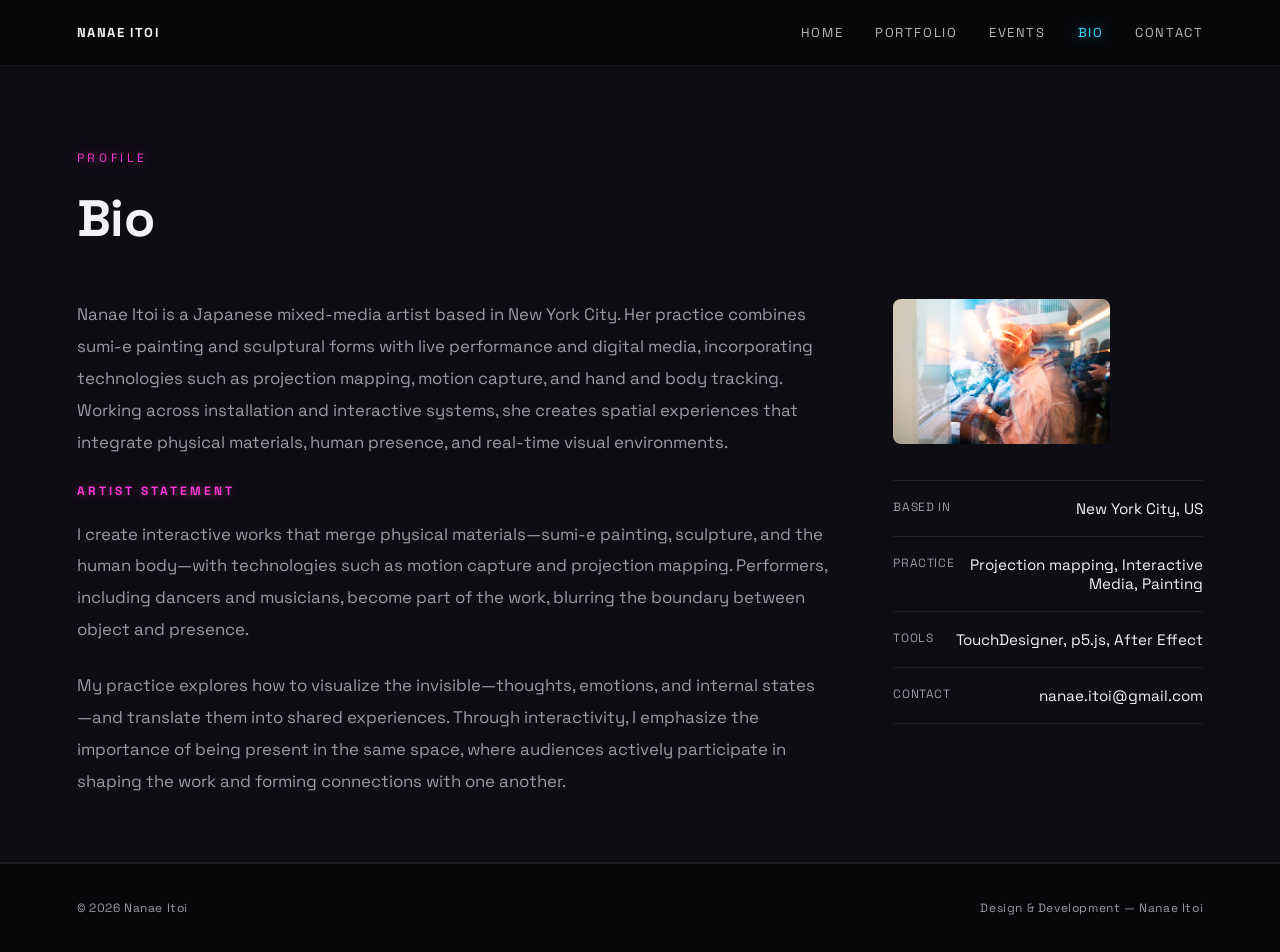
<file: bio.html>
<!DOCTYPE html>
<html lang="en">
<head>
<meta charset="UTF-8">
<meta name="viewport" content="width=device-width, initial-scale=1.0">
<title>Bio — Nanae Itoi</title>
<link rel="preconnect" href="https://fonts.googleapis.com">
<link rel="preconnect" href="https://fonts.gstatic.com" crossorigin>
<link href="https://fonts.googleapis.com/css2?family=Space+Grotesk:wght@300;400;500;700&family=Noto+Sans+JP:wght@300;400;500;700&display=swap" rel="stylesheet">
<link rel="stylesheet" href="style.css">
</head>
<body>

<nav>
  <a href="index.html" class="logo">NANAE ITOI</a>
  <ul>
    <li><a href="index.html">Home</a></li>
    <li><a href="portfolio.html">Portfolio</a></li>
    <li><a href="events.html">Events</a></li>
    <li><a href="bio.html" class="active">Bio</a></li>
    <li><a href="contact.html">Contact</a></li>
  </ul>
  <button class="nav-toggle" aria-label="Toggle menu">☰</button>
</nav>

<section class="about page-header">
  <div class="section-label">Profile</div>
  <h2 class="section-title">Bio</h2>
  <div class="about-grid">
    <div class="about-text">
      <p>
        Nanae Itoi is a Japanese mixed-media artist based in New York City. Her practice combines sumi-e painting and sculptural forms with live performance and digital media, incorporating technologies such as projection mapping, motion capture, and hand and body tracking. Working across installation and interactive systems, she creates spatial experiences that integrate physical materials, human presence, and real-time visual environments.
      </p>
      <h3 class="about-subheading">Artist statement</h3>
      <p>
        I create interactive works that merge physical materials—sumi-e painting, sculpture, and the human body—with technologies such as motion capture and projection mapping. Performers, including dancers and musicians, become part of the work, blurring the boundary between object and presence.
      </p>
      <p>
        My practice explores how to visualize the invisible—thoughts, emotions, and internal states—and translate them into shared experiences. Through interactivity, I emphasize the importance of being present in the same space, where audiences actively participate in shaping the work and forming connections with one another.
      </p>
    </div>
    <div class="about-side">
      <img class="about-photo" src="asset/Bio/bio_web.jpg" alt="Nanae Itoi at work">
      <div class="about-facts">
        <div><span>Based in</span><span>New York City, US</span></div>
        <div><span>Practice</span><span>Projection mapping, Interactive Media, Painting</span></div>
        <div><span>Tools</span><span>TouchDesigner, p5.js, After Effect</span></div>
        <div><span>Contact</span><span>nanae.itoi@gmail.com</span></div>
      </div>
    </div>
  </div>
</section>

<footer>
  <span>&copy; 2026 Nanae Itoi</span>
  <span>Design &amp; Development — Nanae Itoi</span>
</footer>

<script src="nav.js"></script>
</body>
</html>
</file>
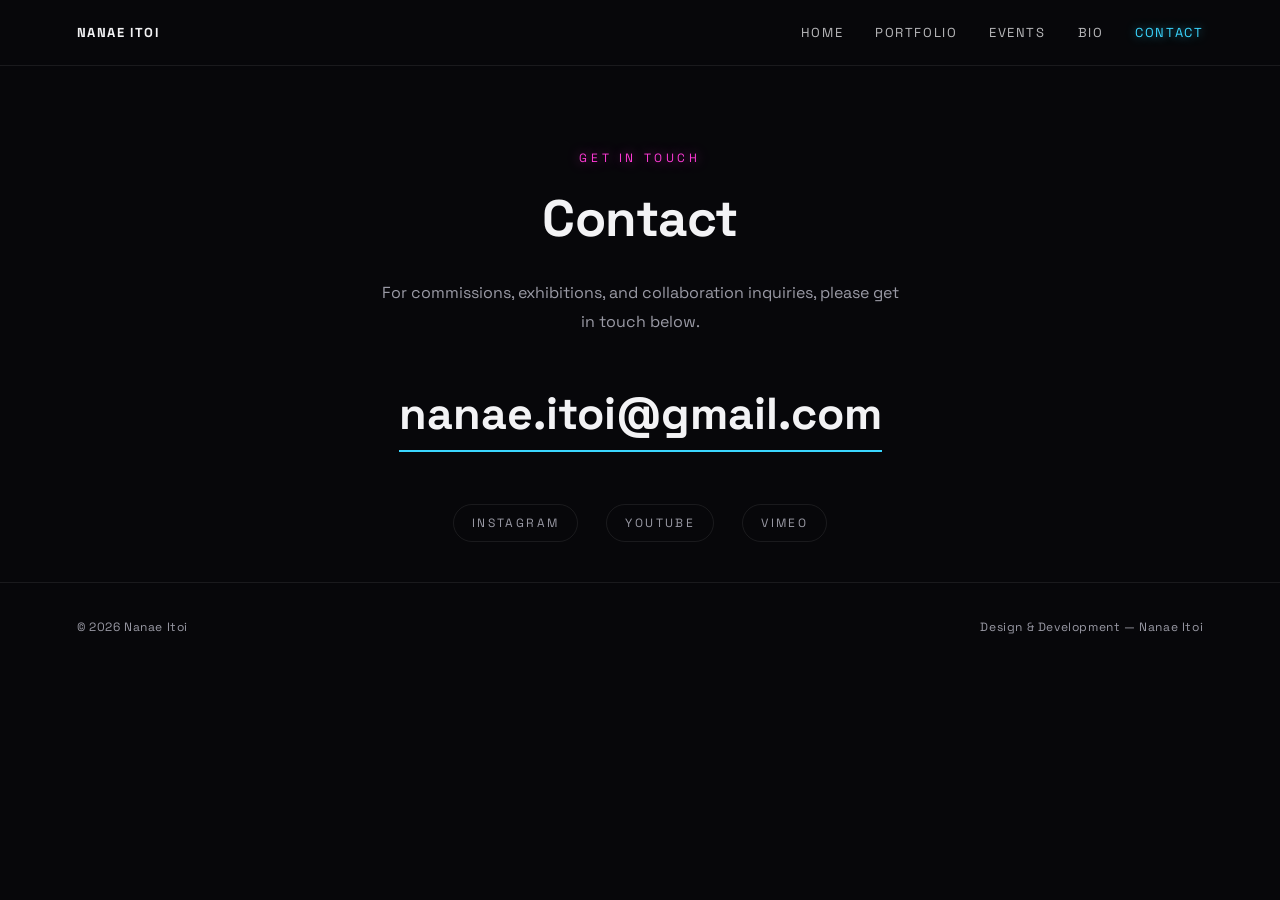
<file: contact.html>
<!DOCTYPE html>
<html lang="en">
<head>
<meta charset="UTF-8">
<meta name="viewport" content="width=device-width, initial-scale=1.0">
<title>Contact — Nanae Itoi</title>
<link rel="preconnect" href="https://fonts.googleapis.com">
<link rel="preconnect" href="https://fonts.gstatic.com" crossorigin>
<link href="https://fonts.googleapis.com/css2?family=Space+Grotesk:wght@300;400;500;700&family=Noto+Sans+JP:wght@300;400;500;700&display=swap" rel="stylesheet">
<link rel="stylesheet" href="style.css">
</head>
<body>

<nav>
  <a href="index.html" class="logo">NANAE ITOI</a>
  <ul>
    <li><a href="index.html">Home</a></li>
    <li><a href="portfolio.html">Portfolio</a></li>
    <li><a href="events.html">Events</a></li>
    <li><a href="bio.html">Bio</a></li>
    <li><a href="contact.html" class="active">Contact</a></li>
  </ul>
  <button class="nav-toggle" aria-label="Toggle menu">☰</button>
</nav>

<section class="contact page-header">
  <div class="section-label">Get in touch</div>
  <h2 class="section-title">Contact</h2>
  <p class="contact-lead">For commissions, exhibitions, and collaboration inquiries, please get in touch below.</p>
  <a class="contact-email" href="mailto:nanae.itoi@gmail.com">nanae.itoi@gmail.com</a>
  <div class="social-links">
    <a href="https://www.instagram.com/nanae_itoi/" target="_blank" rel="noopener">Instagram</a>
    <a href="https://www.youtube.com/@nanaenoart" target="_blank" rel="noopener">YouTube</a>
    <a href="https://vimeo.com/user33136985?fl=pp&fe=sh" target="_blank" rel="noopener">Vimeo</a>
  </div>
</section>

<footer>
  <span>&copy; 2026 Nanae Itoi</span>
  <span>Design &amp; Development — Nanae Itoi</span>
</footer>

<script src="nav.js"></script>
</body>
</html>
</file>
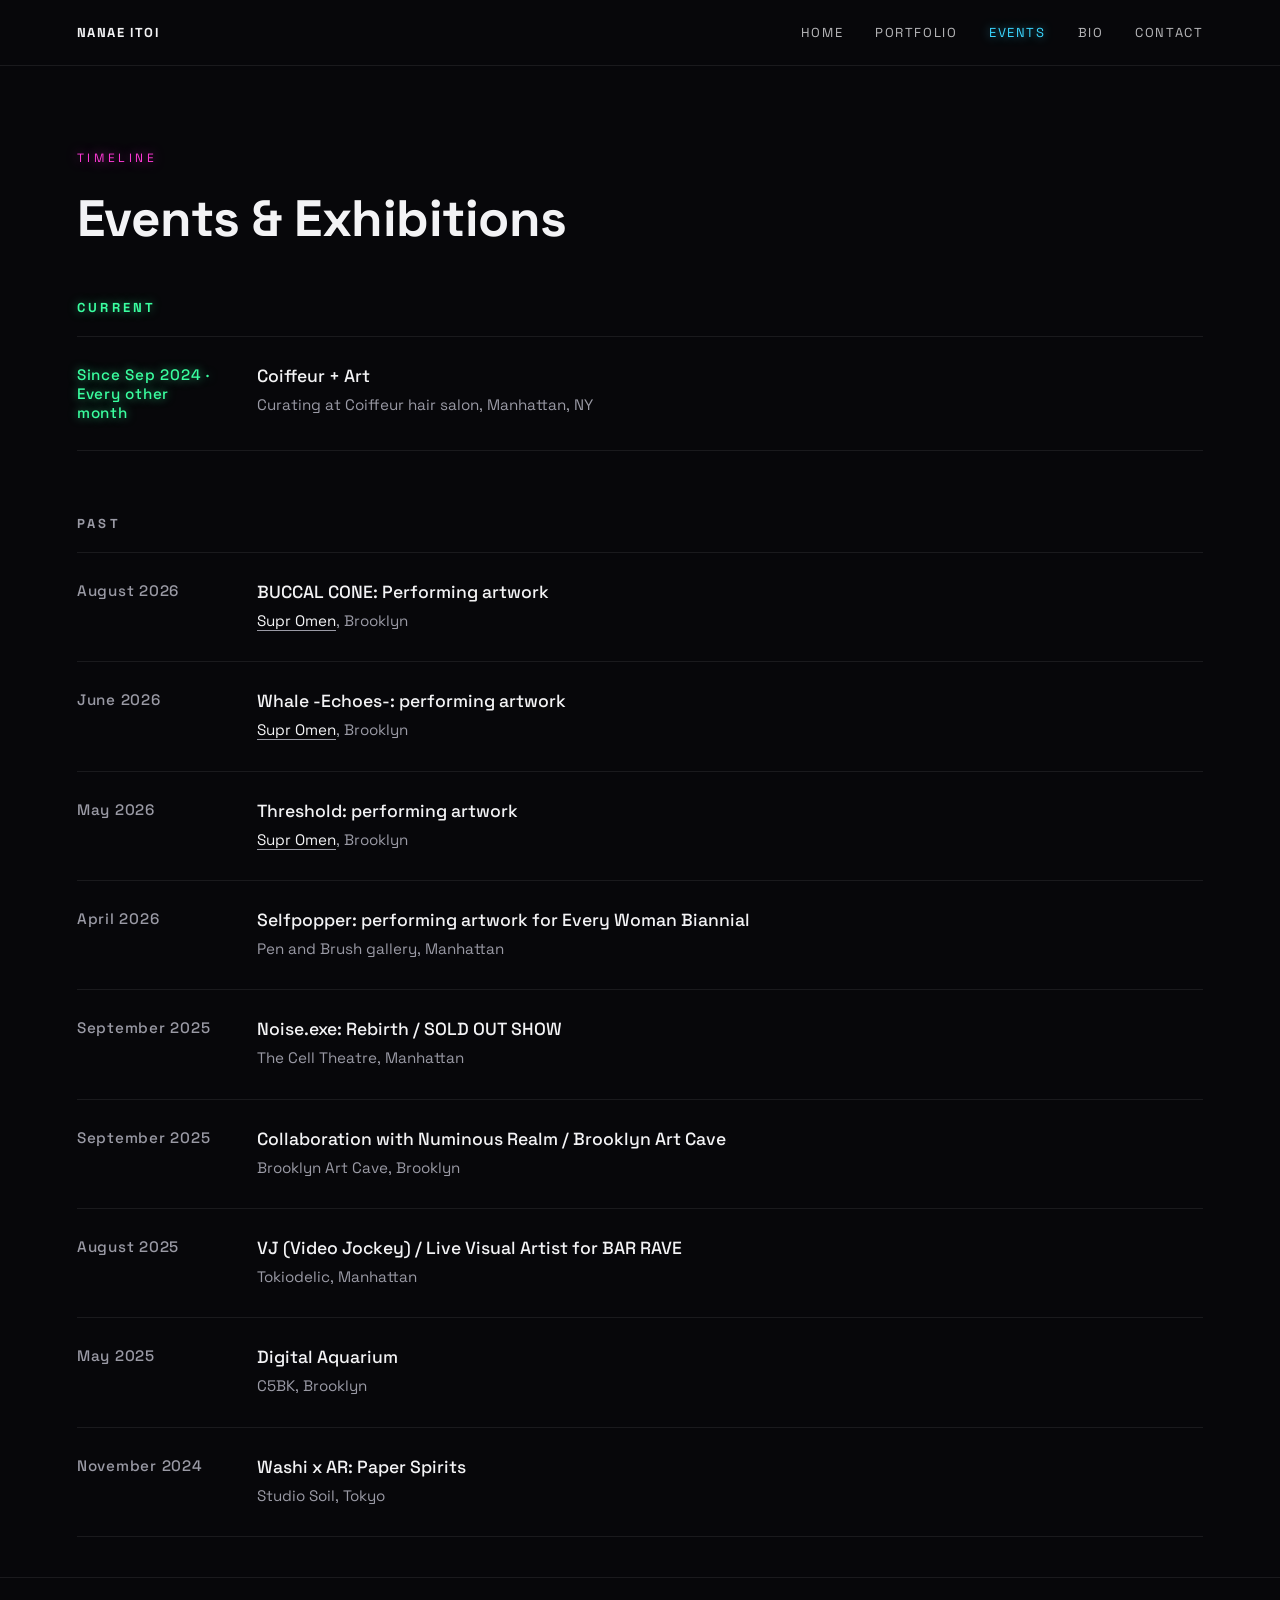
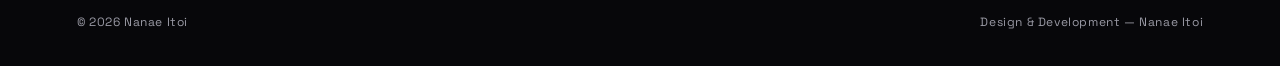
<file: events.html>
<!DOCTYPE html>
<html lang="en">
<head>
<meta charset="UTF-8">
<meta name="viewport" content="width=device-width, initial-scale=1.0">
<title>Events — Nanae Itoi</title>
<link rel="preconnect" href="https://fonts.googleapis.com">
<link rel="preconnect" href="https://fonts.gstatic.com" crossorigin>
<link href="https://fonts.googleapis.com/css2?family=Space+Grotesk:wght@300;400;500;700&family=Noto+Sans+JP:wght@300;400;500;700&display=swap" rel="stylesheet">
<link rel="stylesheet" href="style.css">
</head>
<body>

<nav>
  <a href="index.html" class="logo">NANAE ITOI</a>
  <ul>
    <li><a href="index.html">Home</a></li>
    <li><a href="portfolio.html">Portfolio</a></li>
    <li><a href="events.html" class="active">Events</a></li>
    <li><a href="bio.html">Bio</a></li>
    <li><a href="contact.html">Contact</a></li>
  </ul>
  <button class="nav-toggle" aria-label="Toggle menu">☰</button>
</nav>

<section class="events page-header">
  <div class="section-label">Timeline</div>
  <h2 class="section-title">Events &amp; Exhibitions</h2>

  <!--
    Add or edit events here. Each .event-item needs:
    - data-start (YYYY-MM-DD, required)
    - data-end (YYYY-MM-DD, optional — for events that run over a date range)
    - a .event-date label (shown in the timeline)
    - an <h4> title and a <p> description
    The script below sorts these into Upcoming / Current / Past automatically,
    based on today's date, every time the page loads.
  -->
  <div class="events-source" hidden>
    <div class="event-item" data-start="2026-08-20">
      <div class="event-date">August 2026</div>
      <h4>BUCCAL CONE: Performing artwork</h4>
      <p><a href="https://supromen.com/home/" target="_blank" rel="noopener">Supr Omen</a>, Brooklyn</p>
    </div>
    <div class="event-item" data-start="2024-09-01" data-end="2099-12-31">
      <div class="event-date">Since Sep 2024 · Every other month</div>
      <h4>Coiffeur + Art</h4>
      <p>Curating at Coiffeur hair salon, Manhattan, NY</p>
    </div>
    <div class="event-item" data-start="2026-06-01">
      <div class="event-date">June 2026</div>
      <h4>Whale -Echoes-: performing artwork</h4>
      <p><a href="https://supromen.com/home/" target="_blank" rel="noopener">Supr Omen</a>, Brooklyn</p>
    </div>
    <div class="event-item" data-start="2026-05-01">
      <div class="event-date">May 2026</div>
      <h4>Threshold: performing artwork</h4>
      <p><a href="https://supromen.com/home/" target="_blank" rel="noopener">Supr Omen</a>, Brooklyn</p>
    </div>
    <div class="event-item" data-start="2026-04-01">
      <div class="event-date">April 2026</div>
      <h4>Selfpopper: performing artwork for Every Woman Biannial</h4>
      <p>Pen and Brush gallery, Manhattan</p>
    </div>
    <div class="event-item" data-start="2025-09-15">
      <div class="event-date">September 2025</div>
      <h4>Noise.exe: Rebirth / SOLD OUT SHOW</h4>
      <p>The Cell Theatre, Manhattan</p>
    </div>
    <div class="event-item" data-start="2025-09-01">
      <div class="event-date">September 2025</div>
      <h4>Collaboration with Numinous Realm / Brooklyn Art Cave</h4>
      <p>Brooklyn Art Cave, Brooklyn</p>
    </div>
    <div class="event-item" data-start="2025-08-01">
      <div class="event-date">August 2025</div>
      <h4>VJ (Video Jockey) / Live Visual Artist for BAR RAVE</h4>
      <p>Tokiodelic, Manhattan</p>
    </div>
    <div class="event-item" data-start="2025-05-01">
      <div class="event-date">May 2025</div>
      <h4>Digital Aquarium</h4>
      <p>C5BK, Brooklyn</p>
    </div>
    <div class="event-item" data-start="2024-11-01">
      <div class="event-date">November 2024</div>
      <h4>Washi x AR: Paper Spirits</h4>
      <p>Studio Soil, Tokyo</p>
    </div>
  </div>

  <div class="events-group" id="group-future">
    <h3 class="events-group-title">Upcoming</h3>
    <div class="timeline"></div>
  </div>
  <div class="events-group" id="group-current">
    <h3 class="events-group-title">Current</h3>
    <div class="timeline"></div>
  </div>
  <div class="events-group" id="group-past">
    <h3 class="events-group-title">Past</h3>
    <div class="timeline"></div>
  </div>
</section>

<footer>
  <span>&copy; 2026 Nanae Itoi</span>
  <span>Design &amp; Development — Nanae Itoi</span>
</footer>

<script src="nav.js"></script>
<script>
(function(){
  const today = new Date();
  const items = Array.from(document.querySelectorAll('.events-source .event-item'));
  const future = [], current = [], past = [];

  items.forEach(el => {
    const start = new Date(el.dataset.start);
    const end = el.dataset.end ? new Date(el.dataset.end) : start;
    if (today < start) future.push(el);
    else if (today > end) past.push(el);
    else current.push(el);
  });

  future.sort((a, b) => new Date(a.dataset.start) - new Date(b.dataset.start));
  current.sort((a, b) => new Date(a.dataset.start) - new Date(b.dataset.start));
  past.sort((a, b) => new Date(b.dataset.start) - new Date(a.dataset.start));

  function render(groupId, list){
    const group = document.querySelector(groupId);
    const timeline = group.querySelector('.timeline');
    if (list.length === 0) { group.style.display = 'none'; return; }
    list.forEach(item => {
      const row = document.createElement('div');
      row.className = 'timeline-row';
      const date = item.querySelector('.event-date').textContent;
      const title = item.querySelector('h4').textContent;
      const desc = item.querySelector('p').innerHTML;
      row.innerHTML = `<div class="timeline-year">${date}</div><div class="timeline-desc"><h4>${title}</h4><p>${desc}</p></div>`;
      timeline.appendChild(row);
    });
  }

  render('#group-future', future);
  render('#group-current', current);
  render('#group-past', past);
})();
</script>
</body>
</html>
</file>
<file: style.css>
:root{
  --bg:#07070a;
  --bg-soft:#0d0d13;
  --fg:#f3f3f5;
  --fg-dim:#9a9aa5;
  --neon-blue:#3ad6ff;
  --neon-magenta:#ff3ad6;
  --neon-yellow:#e8ff3a;
  --neon-green:#3affa0;
  --line:rgba(255,255,255,0.08);
}
*{margin:0;padding:0;box-sizing:border-box;}
html{scroll-behavior:smooth;}
body{
  background:var(--bg);
  color:var(--fg);
  font-family:'Space Grotesk','Noto Sans JP',sans-serif;
  overflow-x:hidden;
}
::selection{background:var(--neon-magenta);color:#000;}

a{color:inherit;text-decoration:none;}

/* ---------- NAV ---------- */
nav{
  position:fixed;
  top:0;left:0;right:0;
  z-index:100;
  display:flex;
  justify-content:space-between;
  align-items:center;
  padding:24px 6vw;
  background:var(--bg);
  border-bottom:1px solid var(--line);
  font-size:13px;
  letter-spacing:0.12em;
  text-transform:uppercase;
}
nav .logo{font-weight:700;}
nav ul{display:flex;gap:32px;list-style:none;}
nav ul li a{opacity:0.75;transition:opacity .25s ease;}
nav ul li a:hover{opacity:1;}
nav ul li a.active{opacity:1;color:var(--neon-blue);text-shadow:0 0 10px rgba(58,214,255,0.6);}
.nav-toggle{
  display:none;
  background:none;
  border:none;
  color:var(--fg);
  font-size:22px;
  line-height:1;
  cursor:pointer;
  padding:4px;
}

/* ---------- HERO ---------- */
.hero{
  position:relative;
  height:100vh;
  min-height:680px;
  background:var(--bg);
  display:flex;
  flex-direction:column;
  padding:104px 2.5vw 0;
  overflow:hidden;
}
.hero-carousel-wrap{
  position:relative;
  flex:1;
  min-height:0;
  margin:0 11vw 24px;
  border-radius:16px;
  overflow:hidden;
}
.hero-carousel{
  position:absolute;
  inset:0;
  overflow:hidden;
}
.hero-track{
  display:flex;
  width:100%;
  height:100%;
  transition:transform .8s cubic-bezier(.65,0,.35,1);
  will-change:transform;
}
.hero-slide{
  position:relative;
  flex:0 0 100%;
  width:100%;
  height:100%;
}
.hero-slide img,
.hero-slide video{
  width:100%;
  height:100%;
  object-fit:cover;
  object-position:center 30%;
  filter:saturate(1.15) contrast(1.05);
}
.hero-carousel::after{
  content:'';
  position:absolute;inset:0;
  background:linear-gradient(180deg, rgba(7,7,10,0.05) 0%, rgba(7,7,10,0.15) 50%, rgba(7,7,10,0.88) 100%);
  pointer-events:none;
}
.hero-arrow{
  position:absolute;
  top:50%;
  transform:translateY(-50%);
  z-index:3;
  width:48px;height:48px;
  border-radius:50%;
  border:1px solid var(--line);
  background:rgba(7,7,10,0.35);
  color:var(--fg);
  font-size:20px;
  line-height:1;
  display:flex;
  align-items:center;
  justify-content:center;
  cursor:pointer;
  backdrop-filter:blur(6px);
  transition:all .3s ease;
}
.hero-arrow:hover{
  border-color:var(--neon-blue);
  color:var(--neon-blue);
  box-shadow:0 0 20px rgba(58,214,255,0.5);
}
.hero-arrow.prev{left:24px;}
.hero-arrow.next{right:24px;}
.hero-dots{
  position:absolute;
  bottom:36px;
  left:50%;
  transform:translateX(-50%);
  z-index:3;
  display:flex;
  gap:12px;
}
.hero-dot{
  width:9px;height:9px;
  border-radius:50%;
  border:1px solid var(--fg-dim);
  background:transparent;
  cursor:pointer;
  padding:0;
  transition:all .3s ease;
}
.hero-dot.active{
  background:var(--neon-blue);
  border-color:var(--neon-blue);
  box-shadow:0 0 12px rgba(58,214,255,0.8);
}
.hero-content{
  position:absolute;
  z-index:2;
  left:0;right:0;bottom:0;
  padding:0 40px 40px;
  width:100%;
}
.hero-eyebrow{
  font-size:13px;
  letter-spacing:0.3em;
  text-transform:uppercase;
  color:var(--neon-blue);
  text-shadow:0 0 14px rgba(58,214,255,0.8);
  margin-bottom:12px;
}
.hero h1{
  font-size:clamp(2rem, 5vw, 4.4rem);
  line-height:0.98;
  font-weight:700;
  letter-spacing:-0.02em;
  text-shadow:0 0 40px rgba(58,214,255,0.25);
}
.hero-sub{
  margin-top:16px;
  max-width:520px;
  color:var(--fg-dim);
  font-size:clamp(0.95rem,1.4vw,1.15rem);
  line-height:1.7;
}
.scroll-hint{
  position:absolute;
  bottom:24px;right:24px;
  z-index:3;
  font-size:11px;
  letter-spacing:0.2em;
  text-transform:uppercase;
  color:var(--fg-dim);
  display:flex;
  align-items:center;
  gap:10px;
}
.scroll-hint::after{
  content:'';
  width:1px;height:40px;
  background:linear-gradient(180deg, var(--neon-blue), transparent);
  animation:scrollpulse 2s ease-in-out infinite;
}
@keyframes scrollpulse{
  0%,100%{opacity:0.3;}
  50%{opacity:1;}
}

/* ---------- PAGE HEADER (non-home pages) ---------- */
.page-header{
  padding:150px 6vw 40px;
}

/* ---------- SECTION SHARED ---------- */
section{
  padding:140px 6vw;
  position:relative;
}
.section-label{
  font-size:12px;
  letter-spacing:0.3em;
  text-transform:uppercase;
  color:var(--neon-magenta);
  text-shadow:0 0 12px rgba(255,58,214,0.6);
  margin-bottom:20px;
}
.section-title{
  font-size:clamp(1.8rem, 4vw, 3.2rem);
  font-weight:700;
  letter-spacing:-0.01em;
  margin-bottom:48px;
  max-width:900px;
}

/* ---------- ABOUT ---------- */
.about{
  background:var(--bg-soft);
  border-bottom:1px solid var(--line);
}
.about-grid{
  display:grid;
  grid-template-columns:1.7fr 0.7fr;
  gap:64px;
  align-items:start;
}
.about-text p{
  color:var(--fg-dim);
  font-size:1.05rem;
  line-height:1.9;
  margin-bottom:24px;
}
.about-side{
  display:flex;
  flex-direction:column;
  gap:36px;
}
.about-photo{
  width:70%;
  max-width:280px;
  aspect-ratio:3/2;
  object-fit:cover;
  border-radius:8px;
  filter:saturate(1.05);
}
.about-text strong{color:var(--fg);font-weight:500;}
.about-subheading{
  font-size:12px;
  letter-spacing:0.25em;
  text-transform:uppercase;
  color:var(--neon-magenta);
  text-shadow:0 0 10px rgba(255,58,214,0.5);
  margin:8px 0 20px;
}
.about-facts{
  display:flex;
  flex-direction:column;
  gap:0;
  border-top:1px solid var(--line);
}
.about-facts div{
  display:flex;
  justify-content:space-between;
  padding:18px 0;
  border-bottom:1px solid var(--line);
  font-size:0.95rem;
}
.about-facts span:first-child{color:var(--fg-dim);letter-spacing:0.05em;text-transform:uppercase;font-size:12px;}
.about-facts span:last-child{color:var(--fg);text-align:right;}

/* ---------- WORK / GALLERY ---------- */
.work-grid{
  display:grid;
  grid-template-columns:repeat(2, 1fr);
  gap:24px;
}
.work-item{
  position:relative;
  z-index:1;
  aspect-ratio:3/2;
  overflow:hidden;
  border-radius:8px;
  background:#000;
  cursor:pointer;
  transition:transform .45s cubic-bezier(.16,1,.3,1), box-shadow .45s ease, opacity .45s ease;
}
.work-item img,
.work-item video{
  width:100%;height:100%;
  object-fit:cover;
  display:block;
  filter:saturate(1.1);
}
.work-item:hover{
  transform:scale(1.06);
  z-index:5;
  box-shadow:0 30px 70px rgba(0,0,0,0.65), 0 0 50px rgba(232,255,58,0.3);
}
.work-grid:hover .work-item:not(:hover):not(.placeholder){opacity:0.45;}
.work-overlay{
  position:absolute;inset:0;
  background:linear-gradient(180deg, rgba(7,7,10,0) 38%, rgba(7,7,10,0.68) 78%, rgba(7,7,10,0.9) 100%);
  display:flex;
  flex-direction:column;
  justify-content:flex-end;
  padding:28px;
  opacity:0;
  transform:translateY(16px);
  transition:opacity .35s ease, transform .35s ease;
}
.work-item:hover .work-overlay{opacity:1; transform:translateY(0);}
.work-overlay .tag{
  font-size:11px;
  letter-spacing:0.2em;
  text-transform:uppercase;
  color:var(--neon-yellow);
  text-shadow:0 0 10px rgba(232,255,58,0.6);
  margin-bottom:8px;
}
.work-overlay h3{font-size:1.3rem;font-weight:500;color:var(--fg);}
.work-item.placeholder{
  display:flex;
  align-items:center;
  justify-content:center;
  background:
    repeating-linear-gradient(135deg, rgba(255,255,255,0.03) 0 2px, transparent 2px 14px),
    var(--bg-soft);
  border:1px dashed var(--line);
}
.work-item.placeholder span{
  color:var(--fg-dim);
  font-size:12px;
  letter-spacing:0.15em;
  text-transform:uppercase;
}
.work-item[data-gallery-trigger]{cursor:zoom-in;}

/* ---------- LIGHTBOX ---------- */
.lightbox{
  position:fixed;
  inset:0;
  z-index:200;
  background:rgba(7,7,10,0.97);
  overflow-y:auto;
  padding:100px 6vw 80px;
}
.lightbox[hidden]{display:none;}
.lightbox-close{
  position:fixed;
  top:24px;right:24px;
  z-index:201;
  width:44px;height:44px;
  border-radius:50%;
  border:1px solid var(--line);
  background:var(--bg);
  color:var(--fg);
  font-size:16px;
  cursor:pointer;
  transition:all .3s ease;
}
.lightbox-close:hover{
  border-color:var(--neon-blue);
  color:var(--neon-blue);
  box-shadow:0 0 20px rgba(58,214,255,0.5);
}
.lightbox-inner{max-width:1100px;margin:0 auto;}
.lightbox-video{
  width:100%;
  border-radius:12px;
  margin-bottom:48px;
  background:#000;
}
.lightbox-grid{
  display:grid;
  grid-template-columns:repeat(3, 1fr);
  gap:12px;
}
#kanami-gallery .lightbox-grid{
  grid-template-columns:repeat(2, 1fr);
}
.lightbox-grid img,
.lightbox-grid video{
  width:100%;
  height:100%;
  aspect-ratio:3/2;
  object-fit:cover;
  border-radius:6px;
  filter:saturate(1.1);
}

@media (max-width:820px){
  .lightbox{padding:90px 6vw 60px;}
  .lightbox-grid{grid-template-columns:repeat(2, 1fr);}
}

/* ---------- EVENTS / TIMELINE ---------- */
.events-source{display:none;}
.events-group{margin-bottom:64px;}
.events-group:last-child{margin-bottom:0;}
.events-group-title{
  font-size:13px;
  letter-spacing:0.25em;
  text-transform:uppercase;
  margin-bottom:20px;
  color:var(--fg-dim);
}
#group-future .events-group-title{color:var(--neon-blue);text-shadow:0 0 10px rgba(58,214,255,0.5);}
#group-current .events-group-title{color:var(--neon-green);text-shadow:0 0 10px rgba(58,255,160,0.5);}
.timeline{
  display:flex;
  flex-direction:column;
}
.timeline-row{
  display:grid;
  grid-template-columns:140px 1fr;
  gap:40px;
  padding:28px 0;
  border-bottom:1px solid var(--line);
}
.timeline-row:first-child{border-top:1px solid var(--line);}
.timeline-year{
  color:var(--neon-green);
  text-shadow:0 0 10px rgba(58,255,160,0.6);
  font-size:0.95rem;
  font-weight:500;
  letter-spacing:0.05em;
}
#group-past .timeline-year{color:var(--fg-dim);text-shadow:none;}
#group-future .timeline-year{color:var(--neon-blue);text-shadow:0 0 10px rgba(58,214,255,0.6);}
.timeline-desc h4{font-size:1.1rem;font-weight:500;margin-bottom:6px;}
.timeline-desc p{color:var(--fg-dim);font-size:0.95rem;line-height:1.6;}
.timeline-desc p a{
  color:var(--fg);
  border-bottom:1px solid var(--fg-dim);
  transition:color .25s ease, border-color .25s ease;
}
.timeline-desc p a:hover{color:var(--neon-blue);border-color:var(--neon-blue);}
.events-empty{color:var(--fg-dim);font-size:0.95rem;}

/* ---------- CONTACT ---------- */
.contact{
  text-align:center;
}
.contact .section-title{margin:0 auto 28px;}
.contact-lead{
  color:var(--fg-dim);
  max-width:520px;
  margin:0 auto 48px;
  line-height:1.8;
}
.contact-email{
  display:inline-block;
  font-size:clamp(1.6rem, 4vw, 2.8rem);
  font-weight:700;
  color:var(--fg);
  border-bottom:2px solid var(--neon-blue);
  padding-bottom:8px;
  transition:color .3s ease, text-shadow .3s ease;
  text-shadow:0 0 0 transparent;
}
.contact-email:hover{
  color:var(--neon-blue);
  text-shadow:0 0 24px rgba(58,214,255,0.7);
}
.social-links{
  display:flex;
  justify-content:center;
  gap:28px;
  margin-top:52px;
  flex-wrap:wrap;
}
.social-links a{
  font-size:12px;
  letter-spacing:0.2em;
  text-transform:uppercase;
  color:var(--fg-dim);
  padding:10px 18px;
  border:1px solid var(--line);
  border-radius:999px;
  transition:all .3s ease;
}
.social-links a:hover{
  color:var(--bg);
  background:var(--neon-magenta);
  border-color:var(--neon-magenta);
  box-shadow:0 0 24px rgba(255,58,214,0.5);
}

footer{
  padding:36px 6vw;
  display:flex;
  justify-content:space-between;
  align-items:center;
  font-size:12px;
  color:var(--fg-dim);
  letter-spacing:0.05em;
  border-top:1px solid var(--line);
}

@media (max-width:820px){
  nav{padding:20px 6vw;}
  .nav-toggle{display:block;}
  nav ul{
    display:flex;
    flex-direction:column;
    position:absolute;
    top:100%;left:0;right:0;
    background:var(--bg);
    border-bottom:1px solid var(--line);
    padding:0 6vw;
    gap:0;
    max-height:0;
    overflow:hidden;
    transition:max-height .3s ease;
  }
  nav ul.open{max-height:340px;padding:12px 6vw 20px;}
  nav ul li{border-top:1px solid var(--line);}
  nav ul li:first-child{border-top:none;}
  nav ul li a{display:block;padding:14px 0;}
  .page-header{padding:120px 6vw 24px;}
  section{padding:100px 6vw;}
  .about-grid{grid-template-columns:1fr;gap:48px;}
  .work-grid{grid-template-columns:1fr;}
  .timeline-row{grid-template-columns:1fr;gap:10px;}
  footer{flex-direction:column;gap:10px;text-align:center;}

  /* Touch devices have no :hover — show captions and the pop-out card
     effect without waiting for an interaction that will never come. */
  .work-item{transform:none !important;box-shadow:none !important;}
  .work-overlay{
    opacity:1;
    transform:translateY(0);
    background:linear-gradient(180deg, rgba(7,7,10,0) 45%, rgba(7,7,10,0.88) 100%);
  }
  .work-grid:hover .work-item:not(:hover):not(.placeholder){opacity:1;}
}
</file>
